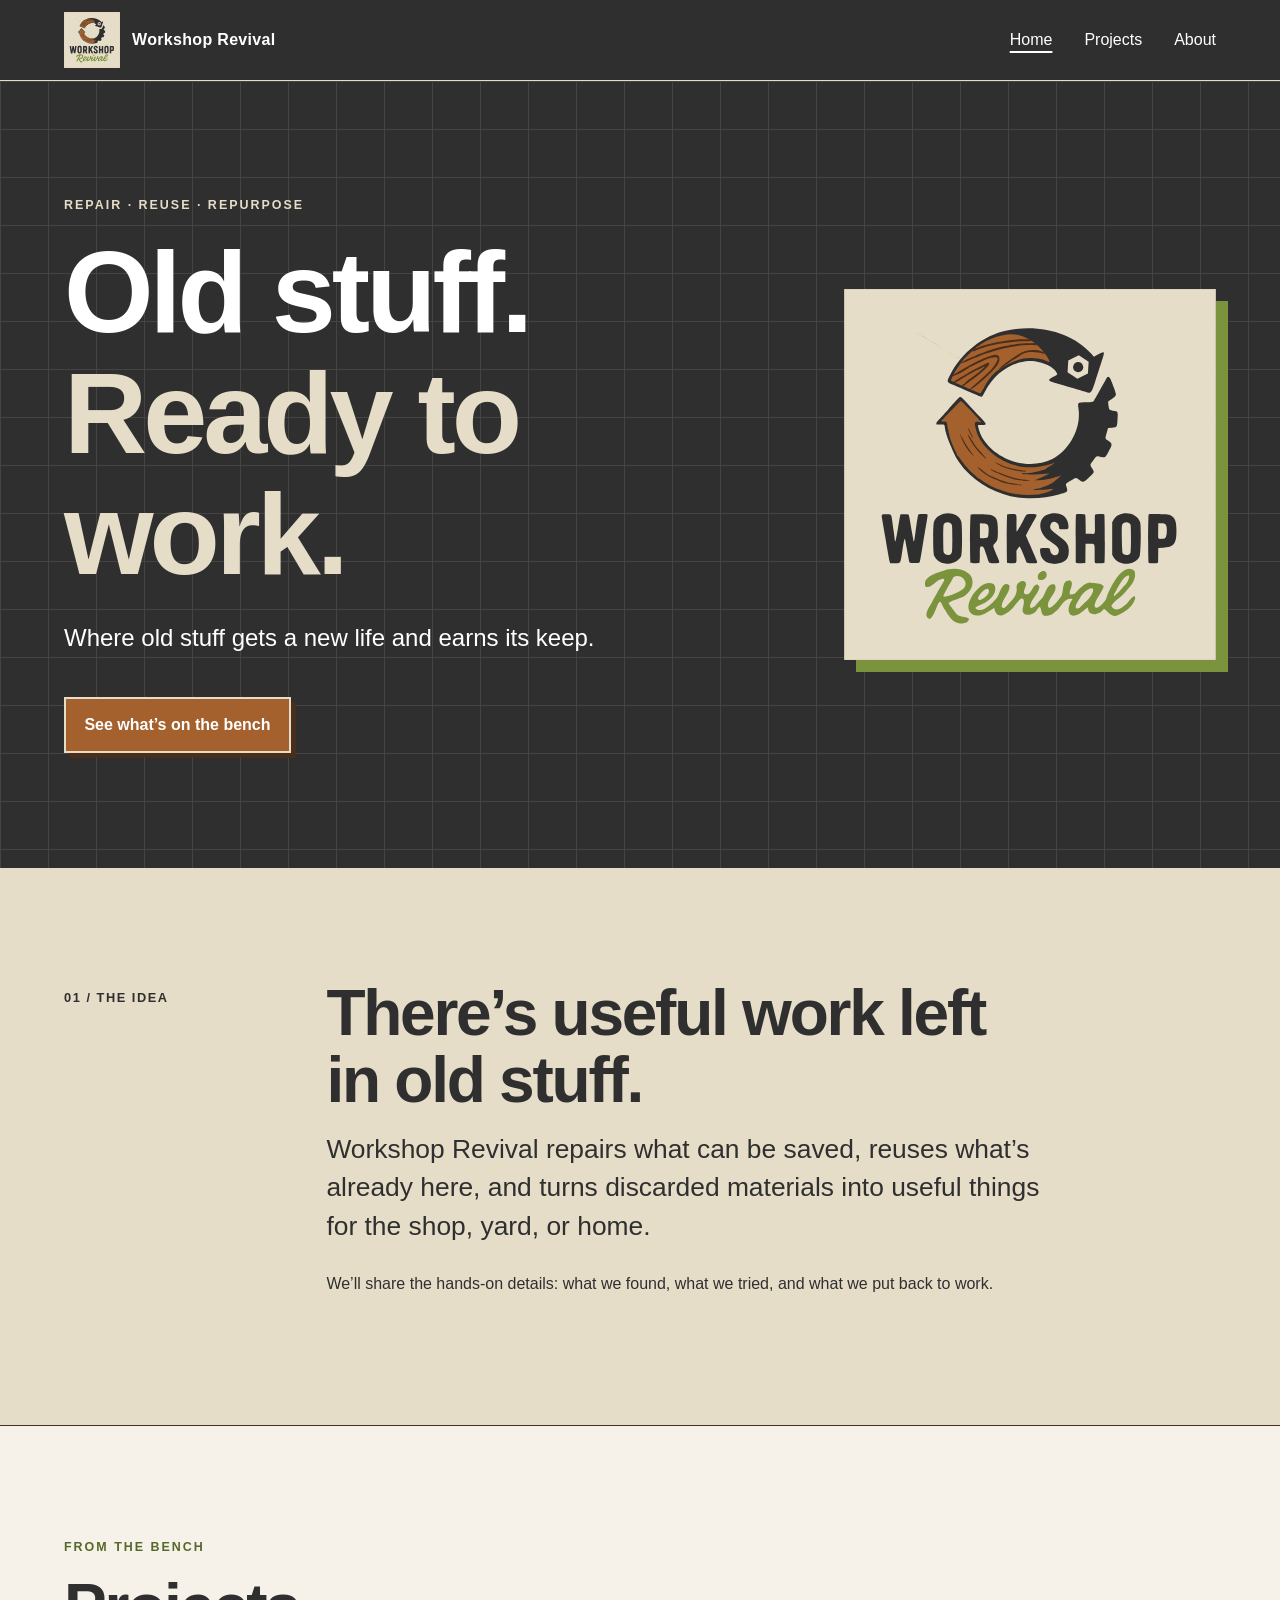
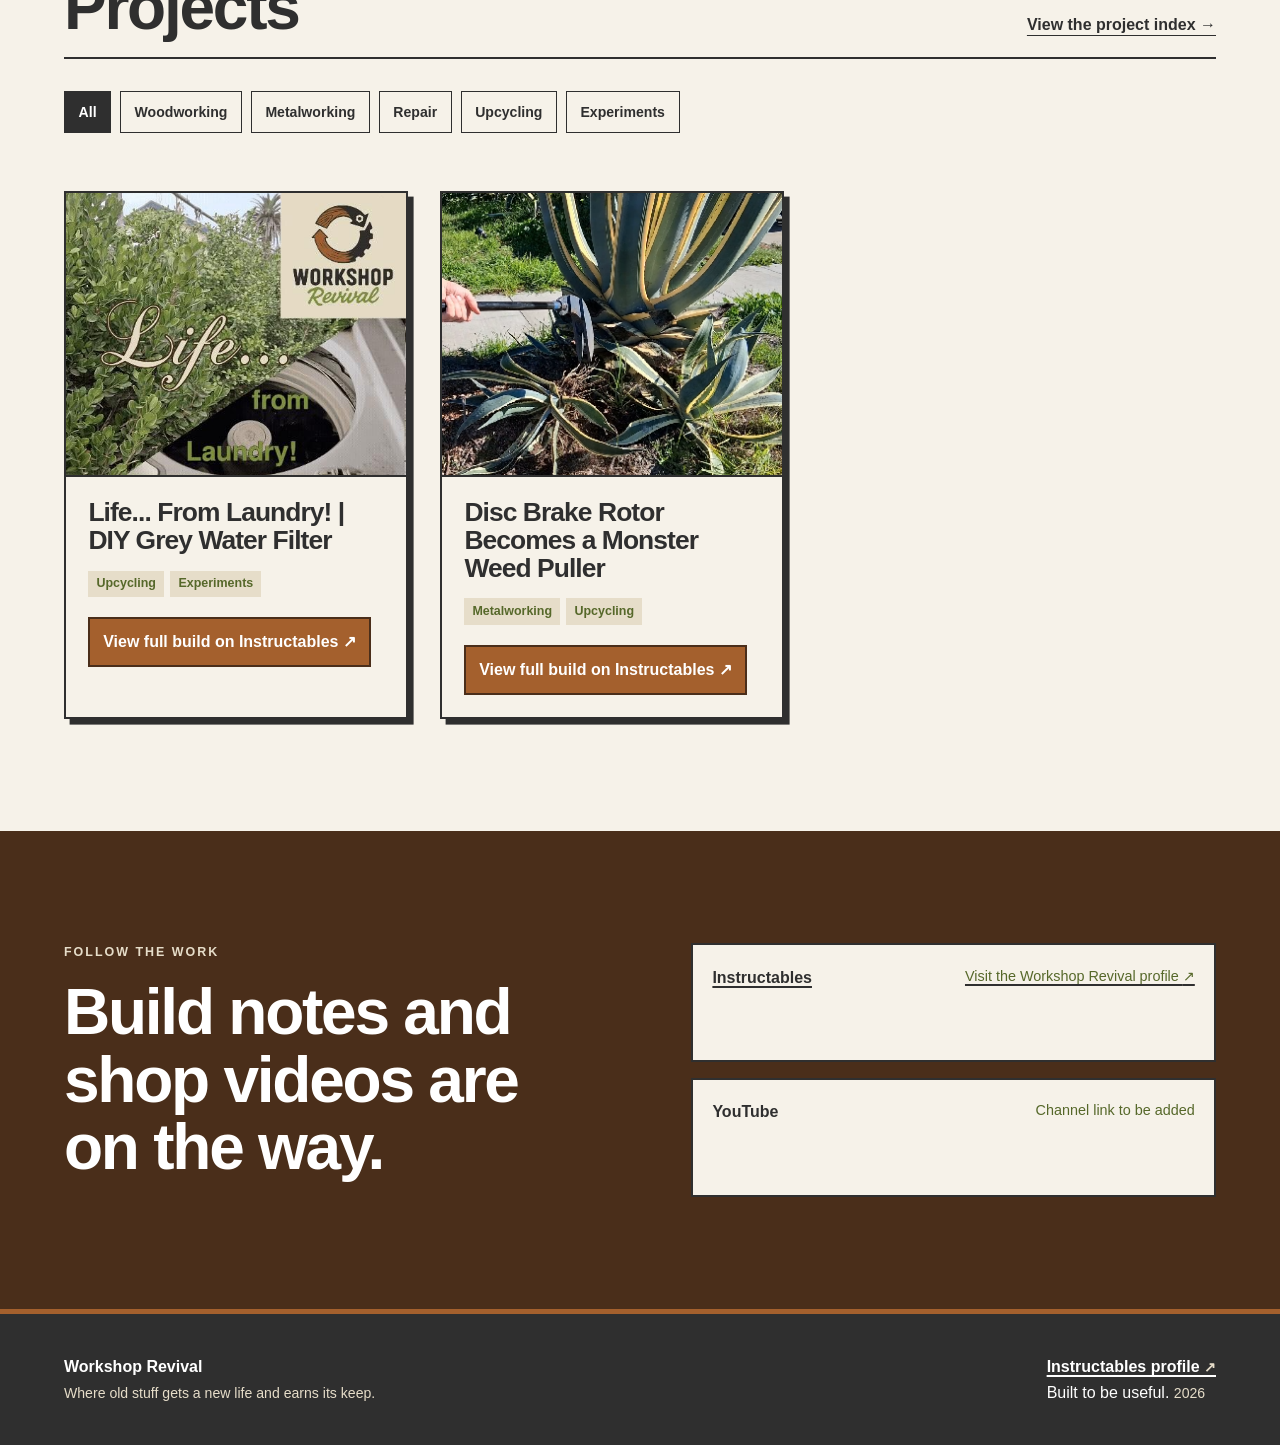
<file: index.html>
<!doctype html>
<html lang="en">
<head>
  <meta charset="utf-8">
  <meta name="viewport" content="width=device-width, initial-scale=1">
  <meta name="description" content="Workshop Revival repairs, reuses, and repurposes discarded materials into useful things.">
  <title>Workshop Revival | Useful things, given another go</title>
  <link rel="stylesheet" href="assets/css/styles.css">
  <script src="assets/js/site.js" defer></script>
</head>
<body>
  <a class="skip-link" href="#main-content">Skip to main content</a>
  <header class="site-header">
    <div class="shell header-inner">
      <a class="brand" href="index.html" aria-label="Workshop Revival home">
        <img class="header-logo" src="assets/images/brand/workshop-revival-logo.svg" alt="">
        <span>Workshop Revival</span>
      </a>
      <nav aria-label="Primary navigation">
        <ul class="nav-list">
          <li><a href="index.html" aria-current="page">Home</a></li>
          <li><a href="projects/index.html">Projects</a></li>
          <li><a href="about.html">About</a></li>
        </ul>
      </nav>
    </div>
  </header>

  <main id="main-content">
    <section class="hero">
      <div class="shell hero-grid">
        <div class="hero-copy">
          <p class="eyebrow">Repair · Reuse · Repurpose</p>
          <h1>Old stuff.<br><span>Ready to work.</span></h1>
          <p class="tagline">Where old stuff gets a new life and earns its keep.</p>
          <a class="button" href="#projects">See what’s on the bench</a>
        </div>
        <div class="hero-visual">
          <img src="assets/images/brand/workshop-revival-logo.svg" alt="Workshop Revival">
        </div>
      </div>
    </section>

    <section class="statement section">
      <div class="shell statement-grid">
        <p class="section-number" aria-hidden="true">01 / The idea</p>
        <div>
          <h2>There’s useful work left in old stuff.</h2>
          <p class="lede">Workshop Revival repairs what can be saved, reuses what’s already here, and turns discarded materials into useful things for the shop, yard, or home.</p>
          <p>We’ll share the hands-on details: what we found, what we tried, and what we put back to work.</p>
        </div>
      </div>
    </section>

    <section class="projects-section section" id="projects" aria-labelledby="projects-heading">
      <div class="shell">
        <div class="section-heading">
          <div>
            <p class="eyebrow">From the bench</p>
            <h2 id="projects-heading">Projects</h2>
          </div>
          <a class="text-link" href="projects/index.html">View the project index <span aria-hidden="true">→</span></a>
        </div>

        <div class="filters" aria-label="Filter projects by category" data-project-filters>
          <button class="filter-button is-active" type="button" data-filter="all" aria-pressed="true">All</button>
          <button class="filter-button" type="button" data-filter="woodworking" aria-pressed="false">Woodworking</button>
          <button class="filter-button" type="button" data-filter="metalworking" aria-pressed="false">Metalworking</button>
          <button class="filter-button" type="button" data-filter="repair" aria-pressed="false">Repair</button>
          <button class="filter-button" type="button" data-filter="upcycling" aria-pressed="false">Upcycling</button>
          <button class="filter-button" type="button" data-filter="experiments" aria-pressed="false">Experiments</button>
        </div>

        <p class="filter-status" data-filter-status aria-live="polite"></p>
        <div class="project-grid" data-project-grid>
          <article class="project-card" data-category="upcycling experiments" data-project-host="instructables">
            <img class="card-thumbnail" src="assets/images/projects/grey-water-filter.jpg" alt="Life... From Laundry! DIY grey water filter" width="480" height="400">
            <div class="card-body">
              <h3>Life... From Laundry! | DIY Grey Water Filter</h3>
              <div class="card-tags" aria-label="Categories">
                <span>Upcycling</span><span>Experiments</span>
              </div>
              <a class="card-link external-link" href="https://www.instructables.com/Life-From-Laundry-DIY-Grey-Water-Filter/">View full build on Instructables <span aria-hidden="true">↗</span></a>
            </div>
          </article>
          <article class="project-card" data-category="metalworking upcycling" data-project-host="instructables">
            <img class="card-thumbnail" src="assets/images/projects/weed-puller.png" alt="Disc brake rotor monster weed puller" width="345" height="288">
            <div class="card-body">
              <h3>Disc Brake Rotor Becomes a Monster Weed Puller</h3>
              <div class="card-tags" aria-label="Categories">
                <span>Metalworking</span><span>Upcycling</span>
              </div>
              <a class="card-link external-link" href="https://www.instructables.com/Disc-Brake-Rotor-Becomes-a-Monster-Weed-Puller/">View full build on Instructables <span aria-hidden="true">↗</span></a>
            </div>
          </article>
        </div>
        <p class="empty-message" data-empty-message hidden>No projects are posted in this category yet. The filter is ready for future additions.</p>
      </div>
    </section>

    <section class="follow-section section">
      <div class="shell follow-grid">
        <div>
          <p class="eyebrow">Follow the work</p>
          <h2>Build notes and shop videos are on the way.</h2>
        </div>
        <div class="channel-list">
          <a class="channel-link external-link" href="https://www.instructables.com/member/Workshop%20Revival/">
            <strong>Instructables</strong>
            <span>Visit the Workshop Revival profile <span aria-hidden="true">↗</span></span>
          </a>
          <div class="channel-placeholder">
            <strong>YouTube</strong>
            <span>Channel link to be added</span>
          </div>
        </div>
      </div>
    </section>
  </main>

  <footer class="site-footer">
    <div class="shell footer-inner">
      <p><strong>Workshop Revival</strong><br><span>Where old stuff gets a new life and earns its keep.</span></p>
      <p><a class="footer-link external-link" href="https://www.instructables.com/member/Workshop%20Revival/">Instructables profile <span aria-hidden="true">↗</span></a><br>Built to be useful. <span data-current-year></span></p>
    </div>
  </footer>
</body>
</html>
</file>
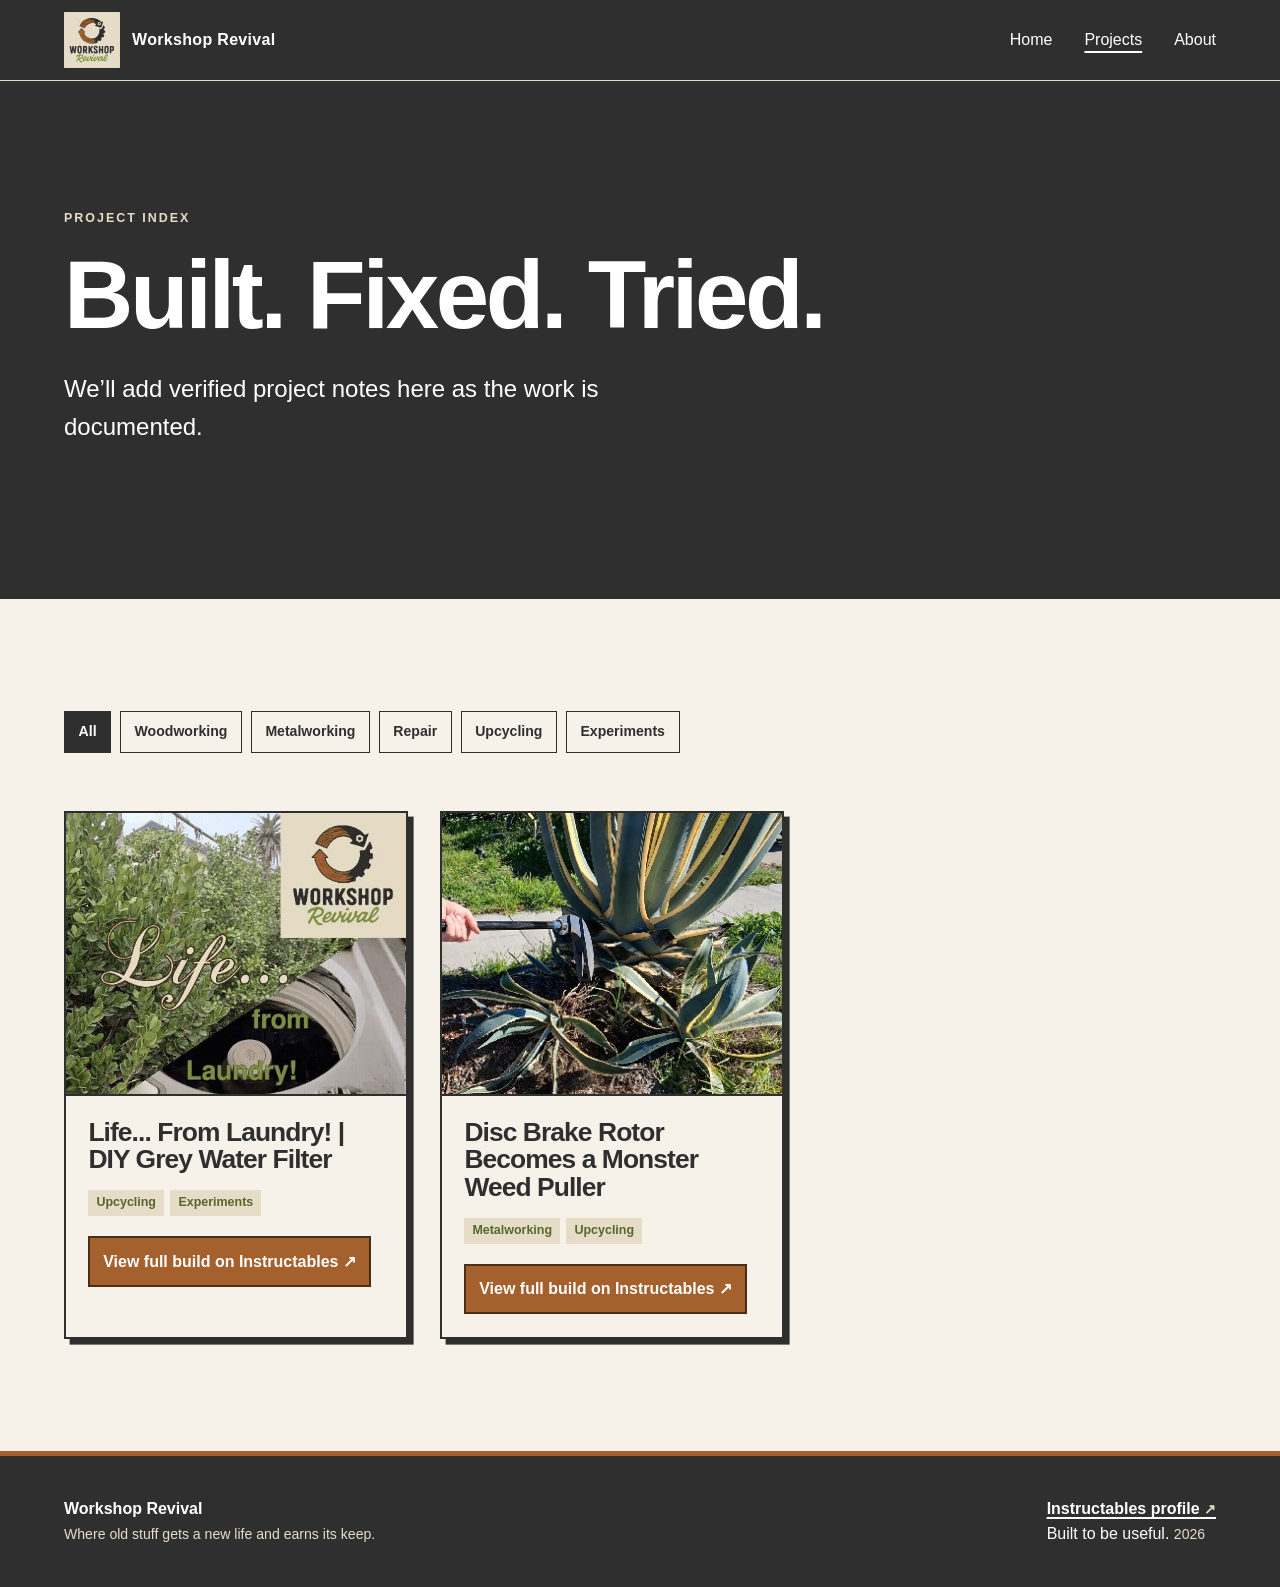
<file: projects/index.html>
<!doctype html>
<html lang="en">
<head>
  <meta charset="utf-8">
  <meta name="viewport" content="width=device-width, initial-scale=1">
  <meta name="description" content="Workshop Revival project index for repair, reuse, and repurposing projects.">
  <title>Projects | Workshop Revival</title>
  <link rel="stylesheet" href="../assets/css/styles.css">
  <script src="../assets/js/site.js" defer></script>
</head>
<body>
  <a class="skip-link" href="#main-content">Skip to main content</a>
  <header class="site-header">
    <div class="shell header-inner">
      <a class="brand" href="../index.html" aria-label="Workshop Revival home"><img class="header-logo" src="../assets/images/brand/workshop-revival-logo.svg" alt=""><span>Workshop Revival</span></a>
      <nav aria-label="Primary navigation"><ul class="nav-list"><li><a href="../index.html">Home</a></li><li><a href="index.html" aria-current="page">Projects</a></li><li><a href="../about.html">About</a></li></ul></nav>
    </div>
  </header>
  <main id="main-content">
    <header class="page-header">
      <div class="shell narrow">
        <p class="eyebrow">Project index</p>
        <h1>Built. Fixed. Tried.</h1>
        <p class="tagline">We’ll add verified project notes here as the work is documented.</p>
      </div>
    </header>
    <section class="projects-section section" aria-labelledby="project-list-heading">
      <div class="shell">
        <h2 class="visually-hidden" id="project-list-heading">All projects</h2>
        <div class="filters" aria-label="Filter projects by category" data-project-filters>
          <button class="filter-button is-active" type="button" data-filter="all" aria-pressed="true">All</button>
          <button class="filter-button" type="button" data-filter="woodworking" aria-pressed="false">Woodworking</button>
          <button class="filter-button" type="button" data-filter="metalworking" aria-pressed="false">Metalworking</button>
          <button class="filter-button" type="button" data-filter="repair" aria-pressed="false">Repair</button>
          <button class="filter-button" type="button" data-filter="upcycling" aria-pressed="false">Upcycling</button>
          <button class="filter-button" type="button" data-filter="experiments" aria-pressed="false">Experiments</button>
        </div>
        <p class="filter-status" data-filter-status aria-live="polite"></p>
        <div class="project-grid" data-project-grid>
          <article class="project-card" data-category="upcycling experiments" data-project-host="instructables">
            <img class="card-thumbnail" src="../assets/images/projects/grey-water-filter.jpg" alt="Life... From Laundry! DIY grey water filter" width="480" height="400">
            <div class="card-body">
              <h3>Life... From Laundry! | DIY Grey Water Filter</h3>
              <div class="card-tags" aria-label="Categories"><span>Upcycling</span><span>Experiments</span></div>
              <a class="card-link external-link" href="https://www.instructables.com/Life-From-Laundry-DIY-Grey-Water-Filter/">View full build on Instructables <span aria-hidden="true">↗</span></a>
            </div>
          </article>
          <article class="project-card" data-category="metalworking upcycling" data-project-host="instructables">
            <img class="card-thumbnail" src="../assets/images/projects/weed-puller.png" alt="Disc brake rotor monster weed puller" width="345" height="288">
            <div class="card-body">
              <h3>Disc Brake Rotor Becomes a Monster Weed Puller</h3>
              <div class="card-tags" aria-label="Categories"><span>Metalworking</span><span>Upcycling</span></div>
              <a class="card-link external-link" href="https://www.instructables.com/Disc-Brake-Rotor-Becomes-a-Monster-Weed-Puller/">View full build on Instructables <span aria-hidden="true">↗</span></a>
            </div>
          </article>
        </div>
        <p class="empty-message" data-empty-message hidden>No projects are posted in this category yet. The filter is ready for future additions.</p>
      </div>
    </section>
  </main>
  <footer class="site-footer"><div class="shell footer-inner"><p><strong>Workshop Revival</strong><br><span>Where old stuff gets a new life and earns its keep.</span></p><p><a class="footer-link external-link" href="https://www.instructables.com/member/Workshop%20Revival/">Instructables profile <span aria-hidden="true">↗</span></a><br>Built to be useful. <span data-current-year></span></p></div></footer>
</body>
</html>
</file>
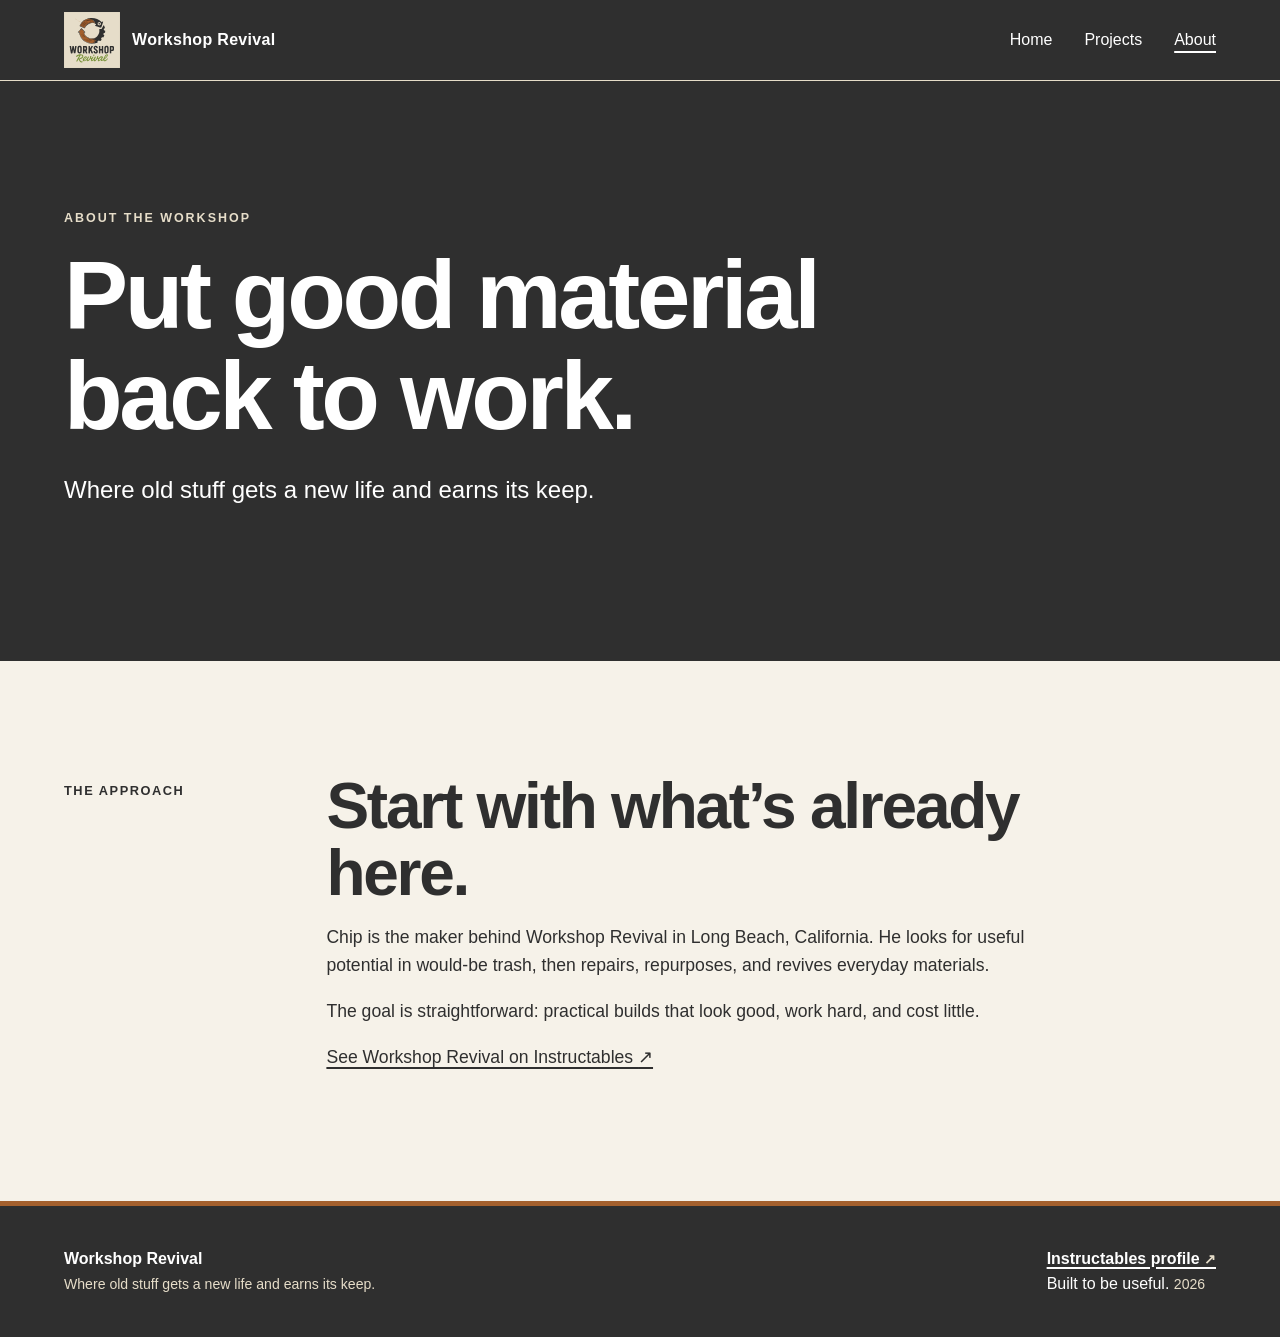
<file: about.html>
<!doctype html>
<html lang="en">
<head>
  <meta charset="utf-8">
  <meta name="viewport" content="width=device-width, initial-scale=1">
  <meta name="description" content="About Workshop Revival and its focus on repair, reuse, and practical repurposing.">
  <title>About | Workshop Revival</title>
  <link rel="stylesheet" href="assets/css/styles.css">
  <script src="assets/js/site.js" defer></script>
</head>
<body>
  <a class="skip-link" href="#main-content">Skip to main content</a>
  <header class="site-header">
    <div class="shell header-inner">
      <a class="brand" href="index.html" aria-label="Workshop Revival home"><img class="header-logo" src="assets/images/brand/workshop-revival-logo.svg" alt=""><span>Workshop Revival</span></a>
      <nav aria-label="Primary navigation"><ul class="nav-list"><li><a href="index.html">Home</a></li><li><a href="projects/index.html">Projects</a></li><li><a href="about.html" aria-current="page">About</a></li></ul></nav>
    </div>
  </header>
  <main id="main-content">
    <header class="page-header">
      <div class="shell narrow">
        <p class="eyebrow">About the workshop</p>
        <h1>Put good material back to work.</h1>
        <p class="tagline">Where old stuff gets a new life and earns its keep.</p>
      </div>
    </header>
    <section class="section">
      <div class="shell content-grid">
        <p class="section-number" aria-hidden="true">The approach</p>
        <div class="prose">
          <h2>Start with what’s already here.</h2>
          <p>Chip is the maker behind Workshop Revival in Long Beach, California. He looks for useful potential in would-be trash, then repairs, repurposes, and revives everyday materials.</p>
          <p>The goal is straightforward: practical builds that look good, work hard, and cost little.</p>
          <p><a class="external-link" href="https://www.instructables.com/member/Workshop%20Revival/">See Workshop Revival on Instructables <span aria-hidden="true">↗</span></a></p>
        </div>
      </div>
    </section>
  </main>
  <footer class="site-footer"><div class="shell footer-inner"><p><strong>Workshop Revival</strong><br><span>Where old stuff gets a new life and earns its keep.</span></p><p><a class="footer-link external-link" href="https://www.instructables.com/member/Workshop%20Revival/">Instructables profile <span aria-hidden="true">↗</span></a><br>Built to be useful. <span data-current-year></span></p></div></footer>
</body>
</html>
</file>
<file: assets/css/styles.css>
:root {
  --wr-rust: #a4602d;
  --wr-brown: #4a2e1a;
  --wr-olive: #7a933c;
  --wr-beige: #e6ddc9;
  --wr-paper: #f6f2e9;
  --wr-text: #2f2f2f;
  --wr-on-dark: #ffffff;
  --wr-olive-text: #56682a;
  --max-width: 72rem;
  --shadow: 0.35rem 0.35rem 0 var(--wr-text);
}

* { box-sizing: border-box; }

html { scroll-behavior: smooth; }

body {
  margin: 0;
  color: var(--wr-text);
  background: var(--wr-paper);
  font-family: Arial, Helvetica, sans-serif;
  font-size: 1rem;
  line-height: 1.6;
}

a { color: inherit; }
a:hover { color: var(--wr-brown); }
a:focus-visible, button:focus-visible { outline: 0.2rem solid var(--wr-rust); outline-offset: 0.2rem; }

h1, h2, h3, p { margin-top: 0; }
h1, h2, h3 { line-height: 1.05; letter-spacing: -0.035em; }
h1 { font-size: clamp(3rem, 9vw, 7.25rem); margin-bottom: 1.5rem; }
h2 { font-size: clamp(2rem, 5vw, 4rem); margin-bottom: 1rem; }
h3 { font-size: 1.65rem; margin-bottom: 0.75rem; }

.shell { width: min(calc(100% - 2rem), var(--max-width)); margin-inline: auto; }
.narrow { max-width: 55rem; margin-left: max(1rem, calc((100% - var(--max-width)) / 2)); }
.section { padding-block: clamp(4rem, 9vw, 7rem); }
.visually-hidden { position: absolute; width: 1px; height: 1px; padding: 0; margin: -1px; overflow: hidden; clip: rect(0, 0, 0, 0); white-space: nowrap; border: 0; }

.skip-link { position: fixed; z-index: 100; top: 0.5rem; left: 0.5rem; padding: 0.6rem 1rem; color: var(--wr-on-dark); background: var(--wr-text); transform: translateY(-150%); }
.skip-link:focus { transform: translateY(0); }

.site-header { color: var(--wr-on-dark); background: var(--wr-text); border-bottom: 1px solid var(--wr-beige); }
.header-inner { min-height: 5rem; display: flex; align-items: center; justify-content: space-between; gap: 2rem; }
.brand { display: inline-flex; align-items: center; gap: 0.75rem; font-weight: 800; text-decoration: none; letter-spacing: 0.02em; }
.brand:hover { color: var(--wr-on-dark); }
.header-logo { width: 3.5rem; height: 3.5rem; object-fit: contain; }
.nav-list { display: flex; gap: clamp(0.8rem, 3vw, 2rem); margin: 0; padding: 0; list-style: none; }
.nav-list a { color: var(--wr-on-dark); text-underline-offset: 0.4rem; text-decoration-thickness: 0.12rem; }
.nav-list a:not([aria-current]) { text-decoration: none; }
.nav-list a:hover { color: var(--wr-beige); }

.hero { position: relative; overflow: hidden; color: var(--wr-on-dark); background: var(--wr-text); padding-block: clamp(4rem, 9vw, 8rem); }
.hero::before { content: ""; position: absolute; inset: 0; opacity: 0.12; background-image: linear-gradient(var(--wr-beige) 1px, transparent 1px), linear-gradient(90deg, var(--wr-beige) 1px, transparent 1px); background-size: 3rem 3rem; }
.hero-grid { position: relative; display: grid; grid-template-columns: minmax(0, 1.3fr) minmax(17rem, 0.7fr); align-items: center; gap: clamp(3rem, 7vw, 7rem); }
.hero h1 span { color: var(--wr-beige); }
.eyebrow { margin-bottom: 1rem; color: var(--wr-olive-text); font-size: 0.78rem; font-weight: 800; letter-spacing: 0.16em; text-transform: uppercase; }
.hero .eyebrow, .page-header .eyebrow { color: var(--wr-beige); }
.tagline { max-width: 36rem; font-size: clamp(1.15rem, 2.5vw, 1.5rem); }
.button { display: inline-block; margin-top: 1rem; padding: 0.8rem 1.15rem; color: var(--wr-on-dark); background: var(--wr-rust); border: 2px solid var(--wr-beige); font-weight: 800; text-decoration: none; box-shadow: 0.3rem 0.3rem 0 var(--wr-brown); }
.button:hover { color: var(--wr-on-dark); background: var(--wr-brown); transform: translate(0.1rem, 0.1rem); box-shadow: 0.2rem 0.2rem 0 var(--wr-brown); }

.image-placeholder { display: flex; flex-direction: column; justify-content: center; align-items: center; min-height: 18rem; padding: 2rem; text-align: center; background: repeating-linear-gradient(135deg, var(--wr-rust) 0, var(--wr-rust) 1rem, var(--wr-brown) 1rem, var(--wr-brown) 2rem); border: 2px solid currentColor; }
.image-placeholder span { padding: 0.25rem 0.6rem; color: var(--wr-on-dark); background: var(--wr-text); font-weight: 800; text-transform: uppercase; letter-spacing: 0.08em; }
.image-placeholder small { margin-top: 0.5rem; padding: 0.1rem 0.4rem; color: var(--wr-on-dark); background: var(--wr-text); }
.hero-visual { align-self: center; }
.hero-visual img { display: block; width: min(100%, 28rem); height: auto; margin-inline: auto; box-shadow: 0.75rem 0.75rem 0 var(--wr-olive); }

.statement { background: var(--wr-beige); border-bottom: 1px solid var(--wr-brown); }
.statement-grid, .content-grid { display: grid; grid-template-columns: 10rem minmax(0, 45rem); gap: clamp(2rem, 8vw, 8rem); }
.section-number { padding-top: 0.5rem; color: var(--wr-text); font-size: 0.8rem; font-weight: 800; letter-spacing: 0.12em; text-transform: uppercase; }
.lede { font-size: clamp(1.2rem, 2.5vw, 1.65rem); line-height: 1.45; }

.section-heading { display: flex; align-items: end; justify-content: space-between; gap: 2rem; margin-bottom: 2rem; border-bottom: 2px solid var(--wr-text); }
.text-link { margin-bottom: 1.25rem; font-weight: 800; text-underline-offset: 0.3rem; }
.filters { display: flex; flex-wrap: wrap; gap: 0.55rem; margin-bottom: 1rem; }
.filter-button { padding: 0.55rem 0.85rem; color: var(--wr-text); background: transparent; border: 1px solid var(--wr-text); font: inherit; font-size: 0.88rem; font-weight: 700; cursor: pointer; }
.filter-button:hover, .filter-button.is-active { color: var(--wr-on-dark); background: var(--wr-text); }
.filter-status { min-height: 1.6em; margin-bottom: 1.2rem; color: var(--wr-olive-text); font-size: 0.9rem; }
.project-grid { display: grid; grid-template-columns: repeat(auto-fit, minmax(min(100%, 19rem), 21.5rem)); gap: 2rem; }
.project-card { width: 100%; background: var(--wr-paper); border: 2px solid var(--wr-text); box-shadow: var(--shadow); }
.project-card[hidden] { display: none; }
.card-thumbnail { display: block; width: 100%; height: auto; aspect-ratio: 6 / 5; object-fit: cover; border-bottom: 2px solid var(--wr-text); }
.card-image { min-height: 15rem; color: var(--wr-beige); border: 0; border-bottom: 2px solid var(--wr-text); }
.card-body { padding: 1.4rem; }
.draft-label { display: inline-block; margin-bottom: 0.8rem; padding: 0.15rem 0.45rem; color: var(--wr-on-dark); background: var(--wr-brown); font-size: 0.75rem; font-weight: 800; letter-spacing: 0.1em; text-transform: uppercase; }
.card-tags { display: flex; flex-wrap: wrap; gap: 0.4rem; margin-top: 1rem; }
.card-tags span { padding: 0.2rem 0.5rem; color: var(--wr-olive-text); background: var(--wr-beige); font-size: 0.78rem; font-weight: 700; }
.card-link { display: inline-block; margin-top: 1.25rem; padding: 0.65rem 0.8rem; color: var(--wr-on-dark); background: var(--wr-rust); border: 2px solid var(--wr-brown); font-weight: 800; text-decoration: none; }
.card-link:hover { color: var(--wr-on-dark); background: var(--wr-brown); }
.empty-message { padding: 2rem; background: var(--wr-beige); border: 1px dashed var(--wr-text); }

.follow-section { color: var(--wr-on-dark); background: var(--wr-brown); }
.follow-section .eyebrow { color: var(--wr-beige); }
.follow-grid { display: grid; grid-template-columns: 1fr 1fr; gap: clamp(3rem, 8vw, 8rem); }
.channel-list { display: grid; gap: 1rem; }
.channel-placeholder, .channel-link { display: flex; justify-content: space-between; gap: 1rem; padding: 1.2rem; color: var(--wr-text); background: var(--wr-paper); border: 2px solid var(--wr-text); }
.channel-placeholder span, .channel-link span { color: var(--wr-olive-text); font-size: 0.9rem; }
.channel-link { font-weight: inherit; text-underline-offset: 0.25rem; }
.channel-link:hover { color: var(--wr-brown); background: var(--wr-beige); }

.external-link { text-decoration-thickness: 0.12em; text-underline-offset: 0.2em; }

.page-header { color: var(--wr-on-dark); background: var(--wr-text); padding-block: clamp(4rem, 10vw, 8rem); }
.page-header h1 { max-width: 60rem; font-size: clamp(3rem, 8vw, 6rem); }
.prose { max-width: 45rem; }
.prose p { font-size: 1.1rem; }
.draft-note { margin-top: 2.5rem; padding: 1.5rem; background: var(--wr-beige); border-left: 0.4rem solid var(--wr-rust); }
.draft-note p { margin: 0.4rem 0 0; font-size: 1rem; }

.site-footer { padding-block: 2.5rem; color: var(--wr-on-dark); background: var(--wr-text); border-top: 0.35rem solid var(--wr-rust); }
.footer-inner { display: flex; justify-content: space-between; align-items: end; gap: 2rem; }
.footer-inner p { margin: 0; }
.footer-inner span { color: var(--wr-beige); font-size: 0.88rem; }
.footer-link { color: var(--wr-on-dark); font-weight: 700; }
.footer-link:hover { color: var(--wr-beige); }

@media (max-width: 47rem) {
  .header-inner { align-items: flex-start; flex-direction: column; gap: 0.8rem; padding-block: 1rem; }
  .hero-grid, .statement-grid, .content-grid, .follow-grid { grid-template-columns: 1fr; }
  .hero-visual { width: min(100%, 25rem); }
  .statement-grid, .content-grid { gap: 1rem; }
  .section-heading, .footer-inner, .channel-placeholder, .channel-link { align-items: flex-start; flex-direction: column; }
  .section-heading { gap: 0; }
  .narrow { margin-inline: 1rem; }
}

@media (prefers-reduced-motion: reduce) {
  html { scroll-behavior: auto; }
  *, *::before, *::after { transition-duration: 0.01ms !important; }
}
</file>
